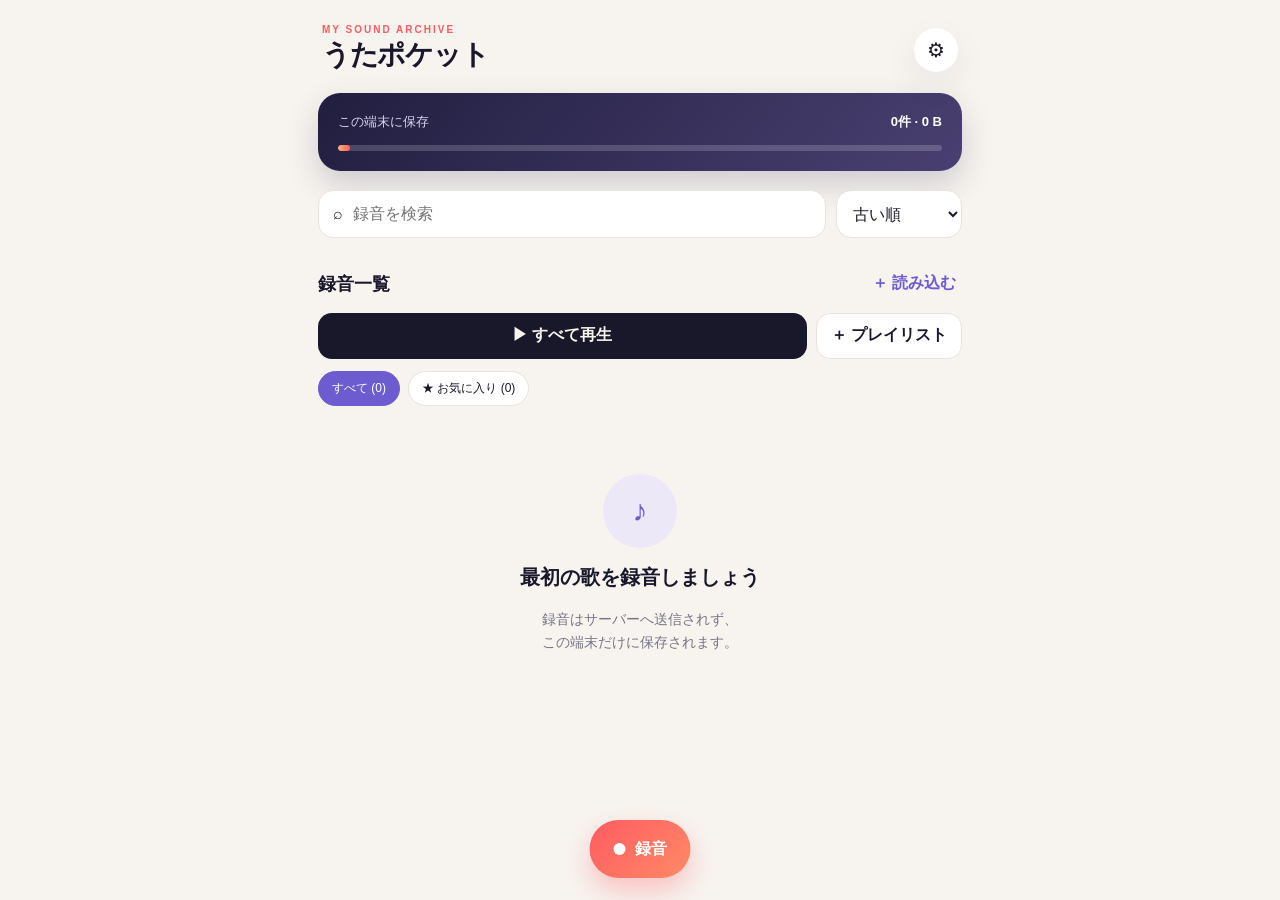
<file: index.html>
<!doctype html>
<html lang="ja">
<head>
  <meta charset="utf-8">
  <meta name="viewport" content="width=device-width,initial-scale=1">
  <meta http-equiv="refresh" content="0; url=./web/">
  <title>うたポケット</title>
  <script>location.replace('./web/' + location.search + location.hash);</script>
</head>
<body>
  <p><a href="./web/">うたポケットを開く</a></p>
</body>
</html>
</file>
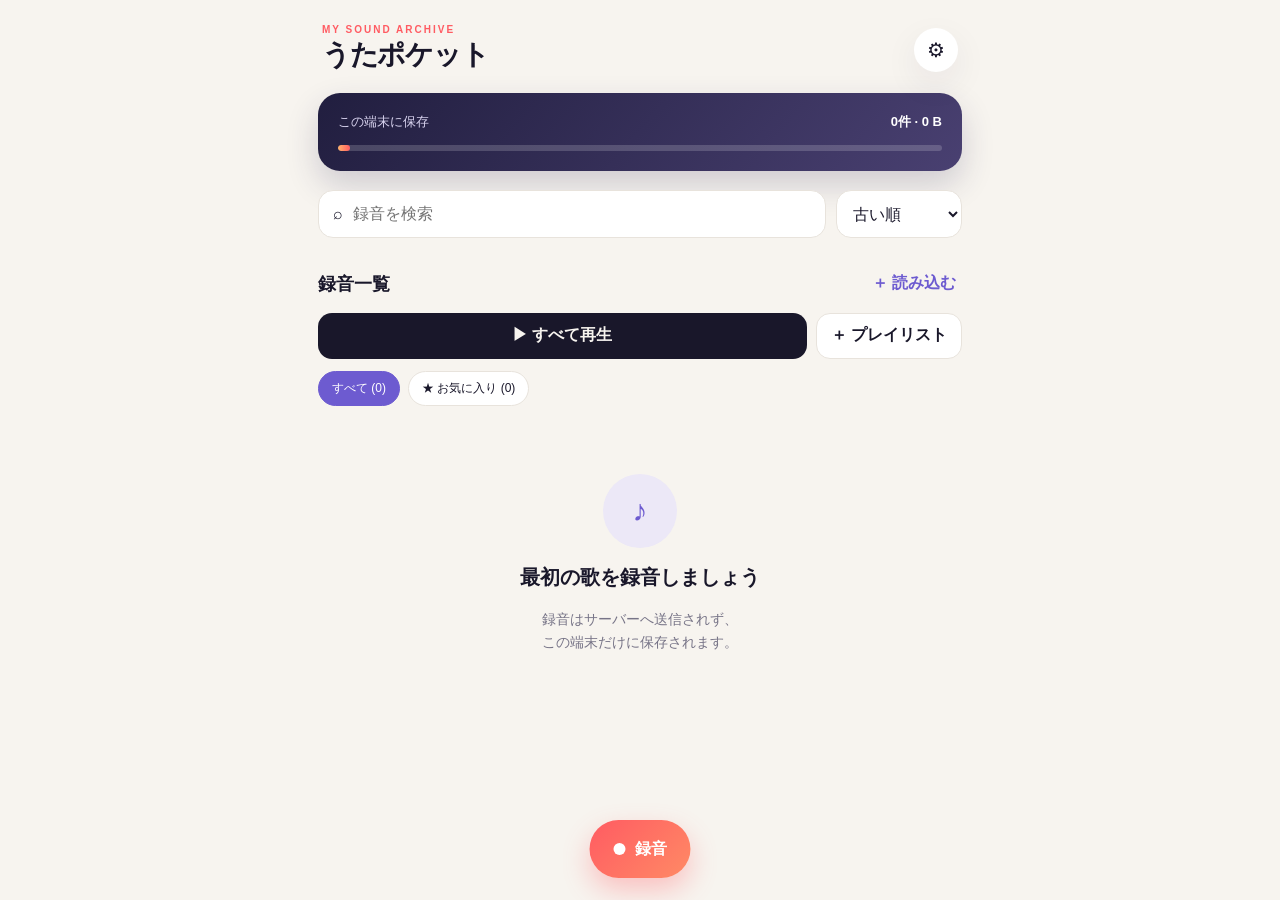
<file: web/index.html>
<!doctype html>
<html lang="ja">
<head>
  <meta charset="utf-8">
  <meta name="viewport" content="width=device-width,initial-scale=1,viewport-fit=cover">
  <meta name="theme-color" content="#17152b">
  <meta name="description" content="端末の中に安全に保存する歌のレコーダー">
  <link rel="manifest" href="manifest.webmanifest">
  <link rel="stylesheet" href="styles.css">
  <link rel="icon" href="icon.svg" type="image/svg+xml">
  <title>うたポケット</title>
</head>
<body>
  <div id="app">
    <header class="topbar">
      <div><p class="eyebrow">MY SOUND ARCHIVE</p><h1>うたポケット</h1></div>
      <button id="settingsBtn" class="icon-btn" aria-label="設定">⚙</button>
    </header>

    <main>
      <section id="libraryView">
        <div class="storage-card">
          <div><span>この端末に保存</span><strong id="storageSummary">読み込み中…</strong></div>
          <div class="storage-track"><i id="storageBar"></i></div>
        </div>
        <div id="compatNotice" class="notice hidden"></div>
        <div class="tools">
          <label class="search"><span>⌕</span><input id="searchInput" type="search" placeholder="録音を検索"></label>
          <select id="sortSelect" aria-label="並び替え"><option value="new">新しい順</option><option value="old" selected>古い順</option><option value="title">タイトル順</option><option value="duration">長さ順</option></select>
        </div>
        <div class="section-title"><h2>録音一覧</h2><button id="importBtn" class="text-btn">＋ 読み込む</button></div>
        <div class="library-actions"><button id="playAllBtn" class="play-all">▶ すべて再生</button><button id="createPlaylistBtn" class="outline-action">＋ プレイリスト</button><button id="deletePlaylistBtn" class="playlist-delete hidden" aria-label="プレイリストを削除">⌫</button></div>
        <div id="playlistTabs" class="playlist-tabs"></div>
        <input id="fileInput" type="file" accept="audio/*,.m4a,.mp4,.aac,.wav,.wave,.mp3,.ogg,.oga,.webm" multiple hidden>
        <div id="recordingList" class="recording-list"></div>
        <div id="emptyState" class="empty-state"><div class="empty-disc">♪</div><h2>最初の歌を録音しましょう</h2><p>録音はサーバーへ送信されず、<br>この端末だけに保存されます。</p></div>
      </section>

      <section id="recordView" class="view hidden">
        <button id="recordCloseBtn" class="back-btn">×</button>
        <div class="record-stage">
          <p id="recordState" class="record-state">録音の準備ができました</p>
          <div id="recordOrb" class="record-orb"><i></i><b>●</b></div>
          <time id="recordTime">00:00</time>
          <div class="level"><i id="levelBar"></i></div>
          <p class="keep-open">安定して録音するため、この画面を開いたまま<br>画面をロックしないでください。</p>
          <div id="recordActions" class="record-actions hidden">
            <button id="pauseRecordBtn" class="round secondary">Ⅱ</button>
            <button id="stopRecordBtn" class="round stop">■</button>
            <button id="cancelRecordBtn" class="round secondary">×</button>
          </div>
          <button id="startInsideBtn" class="primary wide">録音を開始</button>
        </div>
      </section>

      <section id="playerView" class="view hidden">
        <button id="playerCloseBtn" class="back-btn">⌄</button>
        <div class="player-art"><div>♪</div></div>
        <h2 id="playerTitle">録音が選択されていません</h2><p id="playerDate"></p>
        <input id="seek" class="seek" type="range" min="0" max="1000" value="0">
        <div class="times"><span id="currentTime">0:00</span><span id="totalTime">0:00</span></div>
        <div class="transport"><button id="shuffleBtn">⤨</button><button id="prevBtn">|◀</button><button id="backBtn">−10</button><button id="playBtn" class="main-play">▶</button><button id="forwardBtn">+10</button><button id="nextBtn">▶|</button><button id="repeatBtn">↻</button></div>
        <button id="timerBtn" class="timer-btn">◷ スリープタイマー：オフ</button>
        <section class="up-next"><div class="up-next-head"><h3>次のトラック</h3><span id="queueCount"></span></div><div id="playerQueue" class="player-queue"></div></section>
      </section>

      <section id="settingsView" class="view hidden">
        <div class="view-head"><button id="settingsCloseBtn" class="back-btn static">‹</button><h2>設定</h2></div>
        <div class="settings-group"><h3>ストレージ</h3><div class="setting-row"><span>録音ファイル</span><strong id="settingsCount">0件</strong></div><div class="setting-row"><span>アプリの使用量</span><strong id="settingsUsage">0 B</strong></div><div class="setting-row"><span>推定空き容量</span><strong id="settingsFree">確認中</strong></div><div class="setting-row"><span>永続保存の状態</span><strong id="persistState">確認中</strong></div><button id="persistBtn" class="secondary-btn">永続保存をリクエスト</button></div>
        <div class="settings-group"><h3>バックアップと復元</h3><button id="exportMetaBtn" class="setting-button">メタデータをバックアップ <span>›</span></button><button id="exportAllBtn" class="setting-button">すべてのファイルを書き出す <span>›</span></button><p class="help">ブラウザのデータを削除すると録音も消える場合があります。大切なファイルは定期的に書き出してください。</p></div>
        <div class="settings-group"><h3>互換性</h3><div id="compatDetails" class="compat-grid"></div></div>
        <div class="settings-group danger-zone"><h3>データ</h3><button id="deleteAllBtn">すべてのデータを削除</button></div>
        <p class="version">うたポケット 1.0.0 · Dart Web</p>
      </section>
    </main>

    <button id="recordFab" class="record-fab"><i></i><span>録音</span></button>
    <div id="miniPlayer" class="mini-player hidden"><div class="mini-progress"><i id="miniProgress"></i></div><button id="miniInfo"><span>♪</span><div><strong id="miniTitle"></strong><small id="miniTime"></small></div><b class="swipe-hint">⌃</b></button><div class="mini-controls"><button id="miniPrev" aria-label="前の曲">|◀</button><button id="miniPlay" aria-label="再生・一時停止">▶</button><button id="miniNext" aria-label="次の曲">▶|</button></div></div>
    <div id="actionSheet" class="sheet-backdrop hidden">
      <section class="action-sheet" role="dialog" aria-modal="true" aria-labelledby="sheetTitle">
        <h2 id="sheetTitle"></h2>
        <button id="sheetRename">✎ 名前を変更</button>
        <div class="sheet-playlists"><p>プレイリストに追加</p><div id="sheetPlaylistChoices"></div><button id="sheetNewPlaylist">＋ 新しいプレイリスト</button></div>
        <button id="sheetExport">⇩ ファイルを書き出す</button><button id="sheetShare">↗ 共有</button>
        <button id="sheetRemoveFromPlaylist" class="hidden">− このリストから外す</button>
        <button id="sheetDelete" class="danger-action">⌫ 録音を削除</button><button id="sheetClose" class="sheet-close">閉じる</button>
      </section>
    </div>
    <div id="timerSheet" class="sheet-backdrop hidden">
      <section class="action-sheet timer-sheet" role="dialog" aria-modal="true" aria-labelledby="timerSheetTitle">
        <h2 id="timerSheetTitle">スリープタイマー</h2>
        <div class="timer-options"><button id="timerOff">オフ</button><button id="timer10">10分</button><button id="timer20">20分</button><button id="timer30">30分</button><button id="timer60">60分</button><button id="timerTrack">この曲の終了後</button></div>
        <label class="custom-timer"><span>カスタム時間</span><div><input id="customTimerMinutes" type="number" min="1" max="1440" inputmode="numeric" placeholder="45"><span>分</span><button id="customTimerApply">設定</button></div></label>
        <button id="timerSheetClose" class="sheet-close">キャンセル</button>
      </section>
    </div>
    <div id="toast" class="toast"></div>
    <audio id="audio" preload="metadata"></audio>
  </div>
  <script src="interop.js"></script>
  <script defer src="main.dart.js"></script>
</body>
</html>
</file>
<file: web/styles.css>
:root{color-scheme:light dark;--ink:#19172a;--muted:#777487;--paper:#f7f4ef;--card:#fff;--line:#e8e3dc;--accent:#ff5b62;--accent2:#ff8a65;--purple:#6d5bd0;--shadow:0 12px 35px #241e4812;font-family:Inter,-apple-system,BlinkMacSystemFont,"Noto Sans KR",sans-serif}*{box-sizing:border-box}body{margin:0;background:var(--paper);color:var(--ink);min-height:100dvh}button,input,select{font:inherit}button{color:inherit;cursor:pointer}#app{max-width:680px;margin:auto;min-height:100dvh;padding:env(safe-area-inset-top) 18px calc(110px + env(safe-area-inset-bottom));position:relative}.topbar{display:flex;justify-content:space-between;align-items:center;padding:24px 4px 18px}.topbar h1{font-size:28px;letter-spacing:-1.3px;margin:1px 0}.eyebrow{font-size:10px;letter-spacing:2px;font-weight:800;color:var(--accent);margin:0}.icon-btn,.back-btn{border:0;background:var(--card);width:44px;height:44px;border-radius:50%;box-shadow:var(--shadow);font-size:20px}.storage-card{background:linear-gradient(130deg,#211e3f,#494071);color:#fff;border-radius:22px;padding:20px;box-shadow:0 14px 32px #2d285532}.storage-card div:first-child{display:flex;justify-content:space-between;align-items:center}.storage-card span{font-size:13px;color:#d8d3ef}.storage-card strong{font-size:13px}.storage-track{height:6px;background:#ffffff2c;border-radius:9px;margin-top:14px;overflow:hidden}.storage-track i{display:block;width:2%;height:100%;background:linear-gradient(90deg,#ffb36b,#ff5d62);border-radius:9px}.notice{padding:13px 15px;margin:12px 0;background:#fff4cf;border:1px solid #efdc98;border-radius:14px;font-size:13px;line-height:1.5}.hidden{display:none!important}.tools{display:flex;gap:10px;margin:19px 0}.search{flex:1;background:var(--card);border:1px solid var(--line);height:48px;border-radius:15px;display:flex;align-items:center;padding:0 14px;gap:8px}.search input{border:0;outline:0;background:transparent;width:100%;color:inherit}.tools select{border:1px solid var(--line);background:var(--card);border-radius:15px;padding:0 12px;color:inherit}.section-title{display:flex;align-items:center;justify-content:space-between}.section-title h2{font-size:18px}.text-btn{border:0;background:none;color:var(--purple);font-weight:700}.recording-list{display:grid;gap:10px}.recording-item{display:flex;align-items:center;gap:12px;background:var(--card);border:1px solid var(--line);padding:13px;border-radius:18px;box-shadow:0 4px 16px #251e3b08}.item-play{flex:0 0 45px;height:45px;border:0;border-radius:50%;background:#f1edff;color:var(--purple)}.item-main{min-width:0;flex:1}.item-main strong{display:block;white-space:nowrap;overflow:hidden;text-overflow:ellipsis;font-size:15px}.item-main small{color:var(--muted);font-size:11px}.favorite,.more{border:0;background:none;font-size:19px;padding:8px}.favorite.on{color:#ffb02e}.empty-state{text-align:center;padding:55px 10px;color:var(--muted)}.empty-state h2{color:var(--ink);font-size:20px}.empty-state p{font-size:14px;line-height:1.65}.empty-disc{margin:auto;width:74px;height:74px;border-radius:50%;display:grid;place-items:center;background:#ece8f7;color:var(--purple);font-size:30px}.record-fab{position:fixed;z-index:7;bottom:calc(22px + env(safe-area-inset-bottom));left:50%;transform:translateX(-50%);border:0;border-radius:30px;background:linear-gradient(135deg,var(--accent),var(--accent2));color:white;height:58px;padding:0 24px;box-shadow:0 12px 28px #ff5b6255;font-weight:800;display:flex;align-items:center;gap:9px}.record-fab i{width:12px;height:12px;background:#fff;border-radius:50%}.view{position:absolute;z-index:10;inset:0;background:var(--paper);min-height:100dvh;padding:calc(20px + env(safe-area-inset-top)) 20px calc(35px + env(safe-area-inset-bottom));overflow:auto}.record-stage{text-align:center;padding-top:8vh}.record-state{font-weight:700;color:var(--accent)}.record-orb{width:210px;height:210px;border-radius:50%;display:grid;place-items:center;margin:30px auto;background:radial-gradient(circle,#ff7a76 0 27%,#ff5b621e 28% 47%,#ff5b620d 48% 67%,transparent 68%);position:relative}.record-orb b{font-size:65px;color:var(--accent)}.record-orb.active:after{content:"";position:absolute;inset:24px;border:2px solid #ff5b6266;border-radius:50%;animation:pulse 1.5s infinite}@keyframes pulse{50%{transform:scale(1.12);opacity:.2}}#recordTime{display:block;font-size:48px;font-weight:300;font-variant-numeric:tabular-nums}.level{height:5px;width:180px;margin:18px auto;background:var(--line);border-radius:5px;overflow:hidden}.level i{display:block;height:100%;width:4%;background:var(--accent);transition:width .12s}.keep-open{font-size:12px;color:var(--muted);line-height:1.55}.record-actions{display:flex;justify-content:center;gap:25px;margin-top:32px}.round{width:62px;height:62px;border-radius:50%;border:0;font-size:20px}.secondary{background:var(--card);box-shadow:var(--shadow)}.stop{background:var(--accent);color:white}.primary{border:0;background:linear-gradient(135deg,var(--accent),var(--accent2));color:white;border-radius:16px;height:56px;font-weight:800}.wide{width:min(300px,90%);margin-top:32px}.player-art{width:min(70vw,330px);aspect-ratio:1;margin:6vh auto 28px;border-radius:32px;background:linear-gradient(145deg,#332b62,#8a70bf);display:grid;place-items:center;box-shadow:0 24px 50px #332b6240}.player-art div{width:43%;aspect-ratio:1;border-radius:50%;background:#ffffff18;display:grid;place-items:center;color:#fff;font-size:70px}.playerView{}.view>h2{text-align:center;margin:0;font-size:22px}.view>p{text-align:center;color:var(--muted);font-size:13px}.seek{width:100%;accent-color:var(--accent);margin-top:30px}.times{display:flex;justify-content:space-between;font-size:11px;color:var(--muted)}.transport{display:flex;align-items:center;justify-content:space-between;margin:22px -5px}.transport button{border:0;background:none;min-width:38px;height:45px;font-size:13px}.transport .main-play{background:var(--ink);color:var(--paper);width:64px;height:64px;border-radius:50%;font-size:22px}.transport button.active{color:var(--accent)}.timer-btn{display:block;margin:20px auto;border:1px solid var(--line);background:var(--card);border-radius:18px;padding:12px 18px}.mini-player{position:fixed;z-index:6;bottom:calc(90px + env(safe-area-inset-bottom));left:max(12px,calc(50% - 328px));right:max(12px,calc(50% - 328px));background:#201d38;color:#fff;border-radius:18px;padding:9px 12px;display:flex;align-items:center;box-shadow:0 14px 30px #19162b55}.mini-player button{border:0;background:none;color:#fff}.mini-player>button:first-child{display:flex;align-items:center;text-align:left;flex:1;min-width:0}.mini-player>button:first-child>span{width:40px;height:40px;border-radius:11px;background:#5e4e89;display:grid;place-items:center;margin-right:10px}.mini-player div{min-width:0}.mini-player strong,.mini-player small{display:block;white-space:nowrap;overflow:hidden;text-overflow:ellipsis}.mini-player small{color:#bbb4d1;font-size:10px;margin-top:2px}.mini-player>button:not(:first-child){font-size:18px;padding:12px}.view-head{display:flex;align-items:center;gap:15px}.back-btn.static{position:static;box-shadow:none}.settings-group{background:var(--card);border:1px solid var(--line);border-radius:19px;padding:16px;margin-top:17px}.settings-group h3{font-size:13px;color:var(--muted);margin:0 0 10px}.setting-row{display:flex;justify-content:space-between;padding:9px 0;font-size:14px}.secondary-btn{width:100%;border:1px solid var(--line);background:transparent;border-radius:12px;padding:11px;margin-top:8px}.setting-button{display:flex;justify-content:space-between;width:100%;border:0;border-bottom:1px solid var(--line);background:none;padding:13px 2px;text-align:left}.help{font-size:11px!important;text-align:left!important;line-height:1.5}.compat-grid{font-size:13px;line-height:2}.danger-zone button{width:100%;border:1px solid #ff7a7a;color:#d63b44;background:transparent;border-radius:12px;padding:12px}.version{text-align:center!important;font-size:11px!important}.toast{position:fixed;z-index:30;bottom:25px;left:50%;transform:translate(-50%,20px);background:#19172ae9;color:white;padding:12px 17px;border-radius:12px;opacity:0;pointer-events:none;transition:.25s;font-size:13px;max-width:90%;text-align:center}.toast.show{opacity:1;transform:translate(-50%,0)}
@media(prefers-color-scheme:dark){:root{--ink:#f4f0fa;--muted:#aaa6b6;--paper:#12111b;--card:#1e1c29;--line:#312e3d;--shadow:0 12px 35px #0004}.search input{color:#fff}.item-play{background:#302b4b}.empty-disc{background:#28243a}.transport .main-play{background:#f4f0fa;color:#19172a}}
@media(max-width:390px){#app{padding-left:13px;padding-right:13px}.transport{margin-left:-10px;margin-right:-10px}.transport button{min-width:34px;padding:2px}.player-art{margin-top:3vh}.record-orb{width:180px;height:180px}}
.library-actions{display:flex;gap:9px;margin:2px 0 11px}.library-actions button{height:46px;border-radius:14px;font-weight:800}.play-all{flex:1;border:0;background:var(--ink);color:var(--paper)}.outline-action{border:1px solid var(--line);background:var(--card);padding:0 14px}.playlist-delete{width:46px;border:1px solid #efb3b7;background:var(--card);color:#dc4c55}.playlist-tabs{display:flex;gap:8px;overflow-x:auto;padding:1px 0 13px;scrollbar-width:none}.playlist-tabs button{white-space:nowrap;border:1px solid var(--line);background:var(--card);border-radius:20px;padding:8px 13px;font-size:12px}.playlist-tabs button.active{background:var(--purple);border-color:var(--purple);color:#fff}.item-delete{border:0;background:none;color:#dc4c55;font-size:17px;padding:10px}.seek{height:28px}.transport{margin:18px -7px}.transport button{min-width:44px;height:54px;font-size:17px;font-weight:700}.transport .main-play{width:74px;height:74px;font-size:27px}.timer-btn{padding:14px 20px;font-size:15px}.mini-player>button:not(:first-child){font-size:21px;padding:13px}@media(max-width:390px){.transport button{min-width:39px;height:52px;font-size:15px}.transport .main-play{width:68px;height:68px;font-size:25px}}
body{font-family:Inter,-apple-system,BlinkMacSystemFont,"Noto Sans JP",sans-serif}
#app.player-active{padding-bottom:calc(190px + env(safe-area-inset-bottom))}#app.player-active .record-fab{bottom:calc(92px + env(safe-area-inset-bottom))}.mini-player{bottom:0!important;left:50%!important;right:auto!important;transform:translateX(-50%);width:min(100%,680px);min-height:76px;border-radius:20px 20px 0 0;padding:11px 14px calc(9px + env(safe-area-inset-bottom));border-top:1px solid #ffffff24}.mini-progress{position:absolute;top:0;left:16px;right:16px;height:3px;background:#ffffff21}.mini-progress i{display:block;width:0;height:100%;background:var(--accent)}.swipe-hint{margin-left:auto;color:#aaa1c5;font-size:18px;padding:0 8px}.sheet-backdrop{position:fixed;z-index:50;inset:0;background:#11101a99;display:flex;align-items:flex-end;justify-content:center}.action-sheet{width:min(100%,680px);max-height:86dvh;overflow:auto;background:var(--card);border-radius:24px 24px 0 0;padding:10px 18px calc(18px + env(safe-area-inset-bottom));box-shadow:0 -20px 50px #0004}.sheet-handle{width:42px;height:5px;border-radius:5px;background:var(--line);margin:0 auto 14px}.action-sheet h2{font-size:17px;margin:0 4px 10px;white-space:nowrap;overflow:hidden;text-overflow:ellipsis}.action-sheet>button,.sheet-playlists>button{display:block;width:100%;min-height:50px;border:0;border-bottom:1px solid var(--line);background:none;text-align:left;padding:10px 8px;font-weight:650}.sheet-playlists{padding:5px 4px 9px;border-bottom:1px solid var(--line)}.sheet-playlists p{font-size:12px;color:var(--muted);margin:8px 4px}.sheet-playlists>button{border:0;color:var(--purple)}#sheetPlaylistChoices{display:flex;gap:8px;overflow-x:auto;padding:3px 0}#sheetPlaylistChoices button{white-space:nowrap;border:1px solid var(--line);background:var(--paper);border-radius:18px;padding:9px 13px}#sheetPlaylistChoices button.added{background:var(--purple);border-color:var(--purple);color:#fff}.action-sheet .danger-action{color:#dc4c55}.action-sheet .sheet-close{text-align:center;border:0;margin-top:8px;background:var(--paper);border-radius:13px}
#app.view-open .mini-player{display:none!important}
#app.player-active{padding-bottom:calc(140px + env(safe-area-inset-bottom))}#app.player-active .record-fab{bottom:calc(55px + env(safe-area-inset-bottom));z-index:9}.mini-player{z-index:8;min-height:46px;height:calc(46px + env(safe-area-inset-bottom));padding:2px 8px env(safe-area-inset-bottom);border-radius:10px 10px 0 0}.mini-player>button:first-child>span{width:30px;height:30px;border-radius:8px;margin-right:7px;font-size:13px}.mini-player strong{font-size:11px;line-height:1.15}.mini-player small{font-size:8px;margin-top:1px}.mini-player>button:not(:first-child){font-size:16px;padding:7px;min-width:38px}.mini-progress{left:10px;right:10px;height:2px}.swipe-hint{font-size:12px;padding:0 4px}.action-sheet{padding-top:18px}.action-sheet h2{margin-top:0}
#app.player-active{padding-bottom:calc(147px + env(safe-area-inset-bottom))}#app.player-active .record-fab{bottom:calc(61px + env(safe-area-inset-bottom))}.mini-player{min-height:52px;height:calc(52px + env(safe-area-inset-bottom));padding:3px 8px env(safe-area-inset-bottom)}#miniInfo{display:flex;align-items:center;text-align:left;flex:1;min-width:0;border:0;background:none;color:#fff;padding:3px 0}#miniInfo>span{width:34px;height:34px;flex:0 0 34px;border-radius:8px;background:#5e4e89;display:grid;place-items:center;margin-right:7px;font-size:14px}#miniInfo>div{min-width:0}.mini-controls{margin-left:auto;display:flex;align-items:center}.mini-controls button{border:0;background:none;color:#fff;font-size:16px;min-width:37px;height:42px;padding:6px}.up-next{margin:26px -2px 0;text-align:left}.up-next-head{display:flex;align-items:center;justify-content:space-between}.up-next-head h3{font-size:17px;margin:0}.up-next-head span{color:var(--muted);font-size:12px}.player-queue{display:grid;gap:4px;margin-top:10px}.queue-item{width:100%;display:flex;align-items:center;gap:11px;border:0;background:transparent;color:inherit;text-align:left;padding:10px 8px;border-radius:13px}.queue-item.current{background:var(--card);color:var(--purple)}.queue-number{width:23px;text-align:center;color:var(--muted);font-size:12px}.queue-item.current .queue-number{color:var(--purple)}.queue-item div{min-width:0;flex:1}.queue-item strong{display:block;white-space:nowrap;overflow:hidden;text-overflow:ellipsis;font-size:13px}.queue-item small{color:var(--muted);font-size:10px}.queue-playing{font-size:14px;color:var(--accent)}
.sheet-backdrop{align-items:center;padding:18px}.action-sheet{width:min(100%,540px);max-height:calc(100dvh - 36px);border-radius:24px;padding:20px 18px;box-shadow:0 24px 70px #0007;animation:dialog-in .18s ease-out}.action-sheet h2{margin:0 4px 12px}.timer-sheet .sheet-close,.action-sheet .sheet-close{margin-top:10px;border-radius:13px}@keyframes dialog-in{from{opacity:0;transform:scale(.96) translateY(8px)}to{opacity:1;transform:scale(1) translateY(0)}}
.recording-item{-webkit-touch-callout:none}
#app.player-active{padding-bottom:calc(155px + env(safe-area-inset-bottom))}#app.player-active .record-fab{bottom:calc(72px + env(safe-area-inset-bottom));z-index:7}.mini-player{z-index:8;min-height:58px;padding:5px 12px calc(4px + env(safe-area-inset-bottom));border-radius:14px 14px 0 0}.mini-player>button:first-child>span{width:36px;height:36px}.mini-player>button:not(:first-child){font-size:18px;padding:9px}.swipe-hint{font-size:15px}.transport #shuffleBtn,.transport #repeatBtn{min-width:54px;height:58px;font-size:24px}.timer-options{display:grid;grid-template-columns:repeat(2,1fr);gap:9px;padding:6px 0 14px}.timer-options button{min-height:48px;border:1px solid var(--line);background:var(--paper);border-radius:13px;font-weight:700}.custom-timer{display:block;border-top:1px solid var(--line);padding:14px 2px}.custom-timer>span{font-size:12px;color:var(--muted)}.custom-timer div{display:flex;align-items:center;gap:8px;margin-top:8px}.custom-timer input{min-width:0;flex:1;height:46px;border:1px solid var(--line);background:var(--paper);color:inherit;border-radius:12px;padding:0 12px}.custom-timer button{height:46px;border:0;border-radius:12px;background:var(--purple);color:#fff;padding:0 18px;font-weight:700}.timer-sheet .sheet-close{width:100%;min-height:48px;border:0;background:var(--paper);border-radius:13px}
</file>
